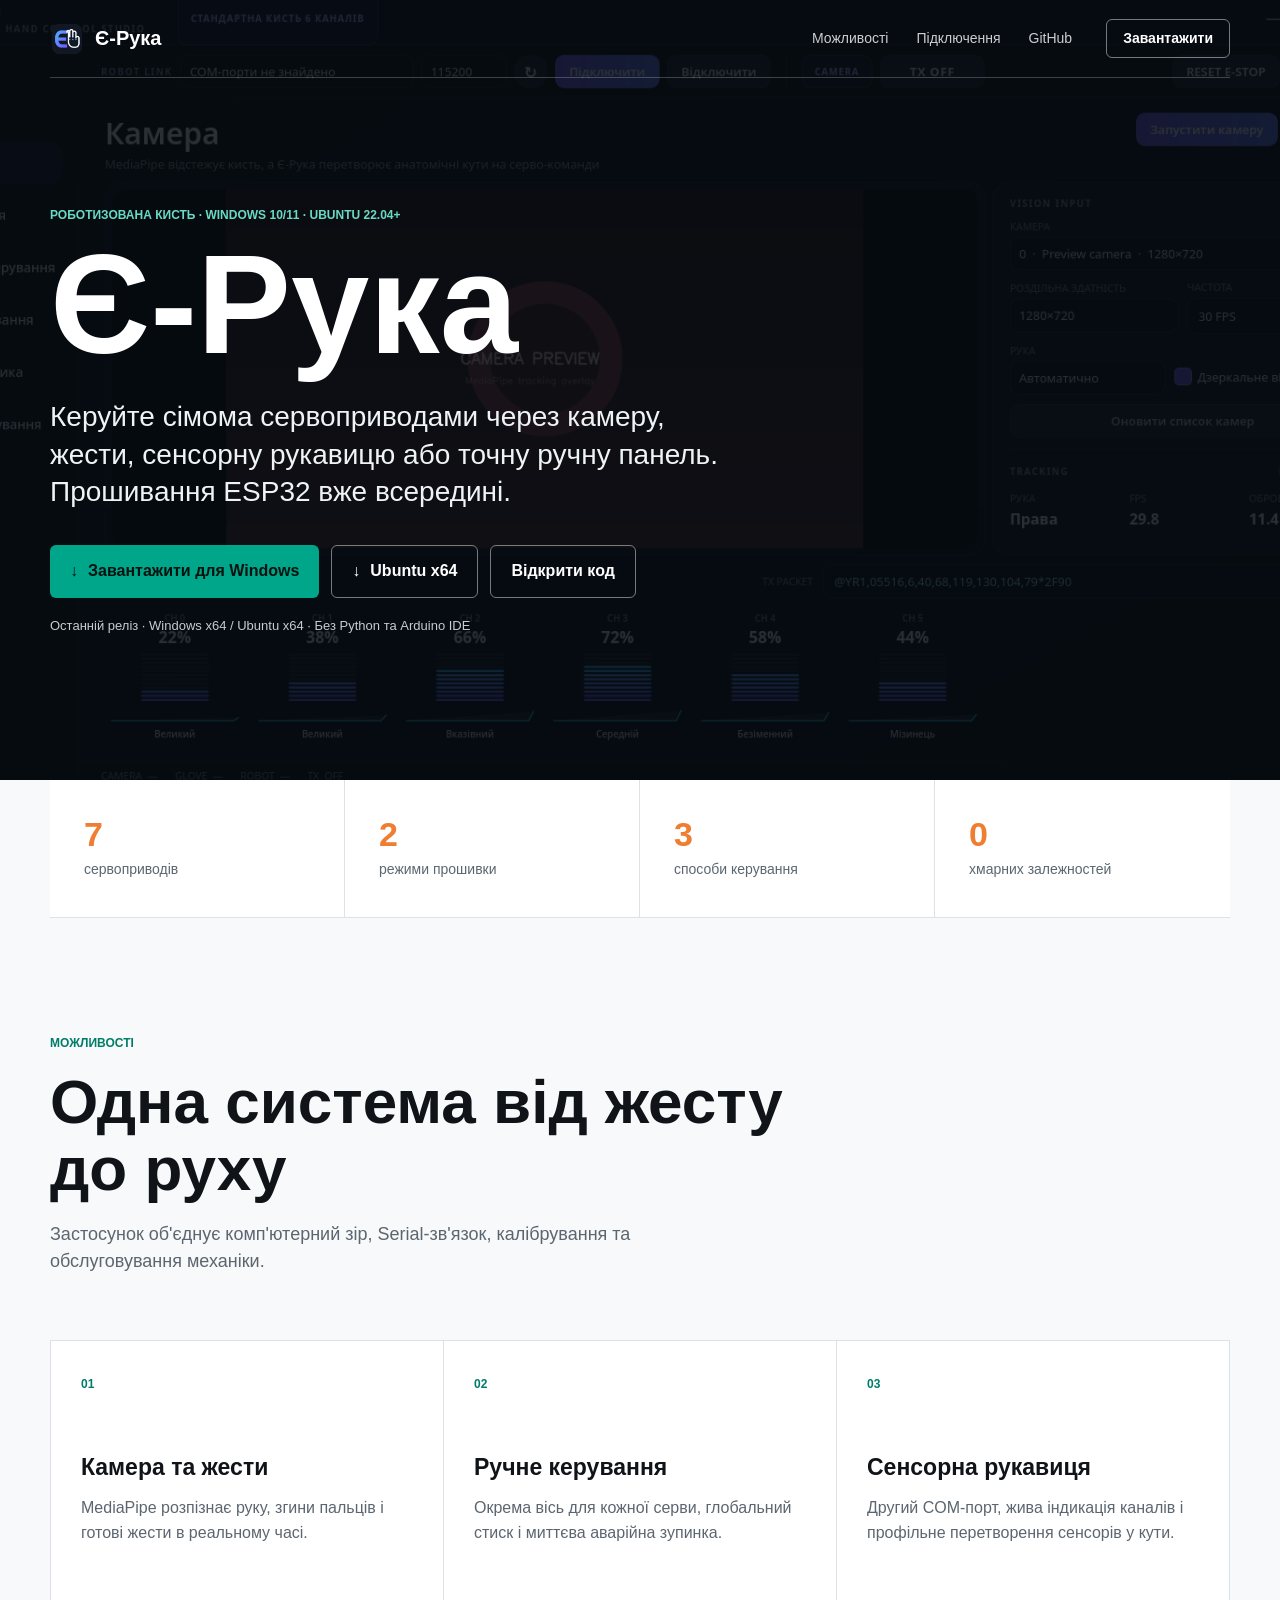
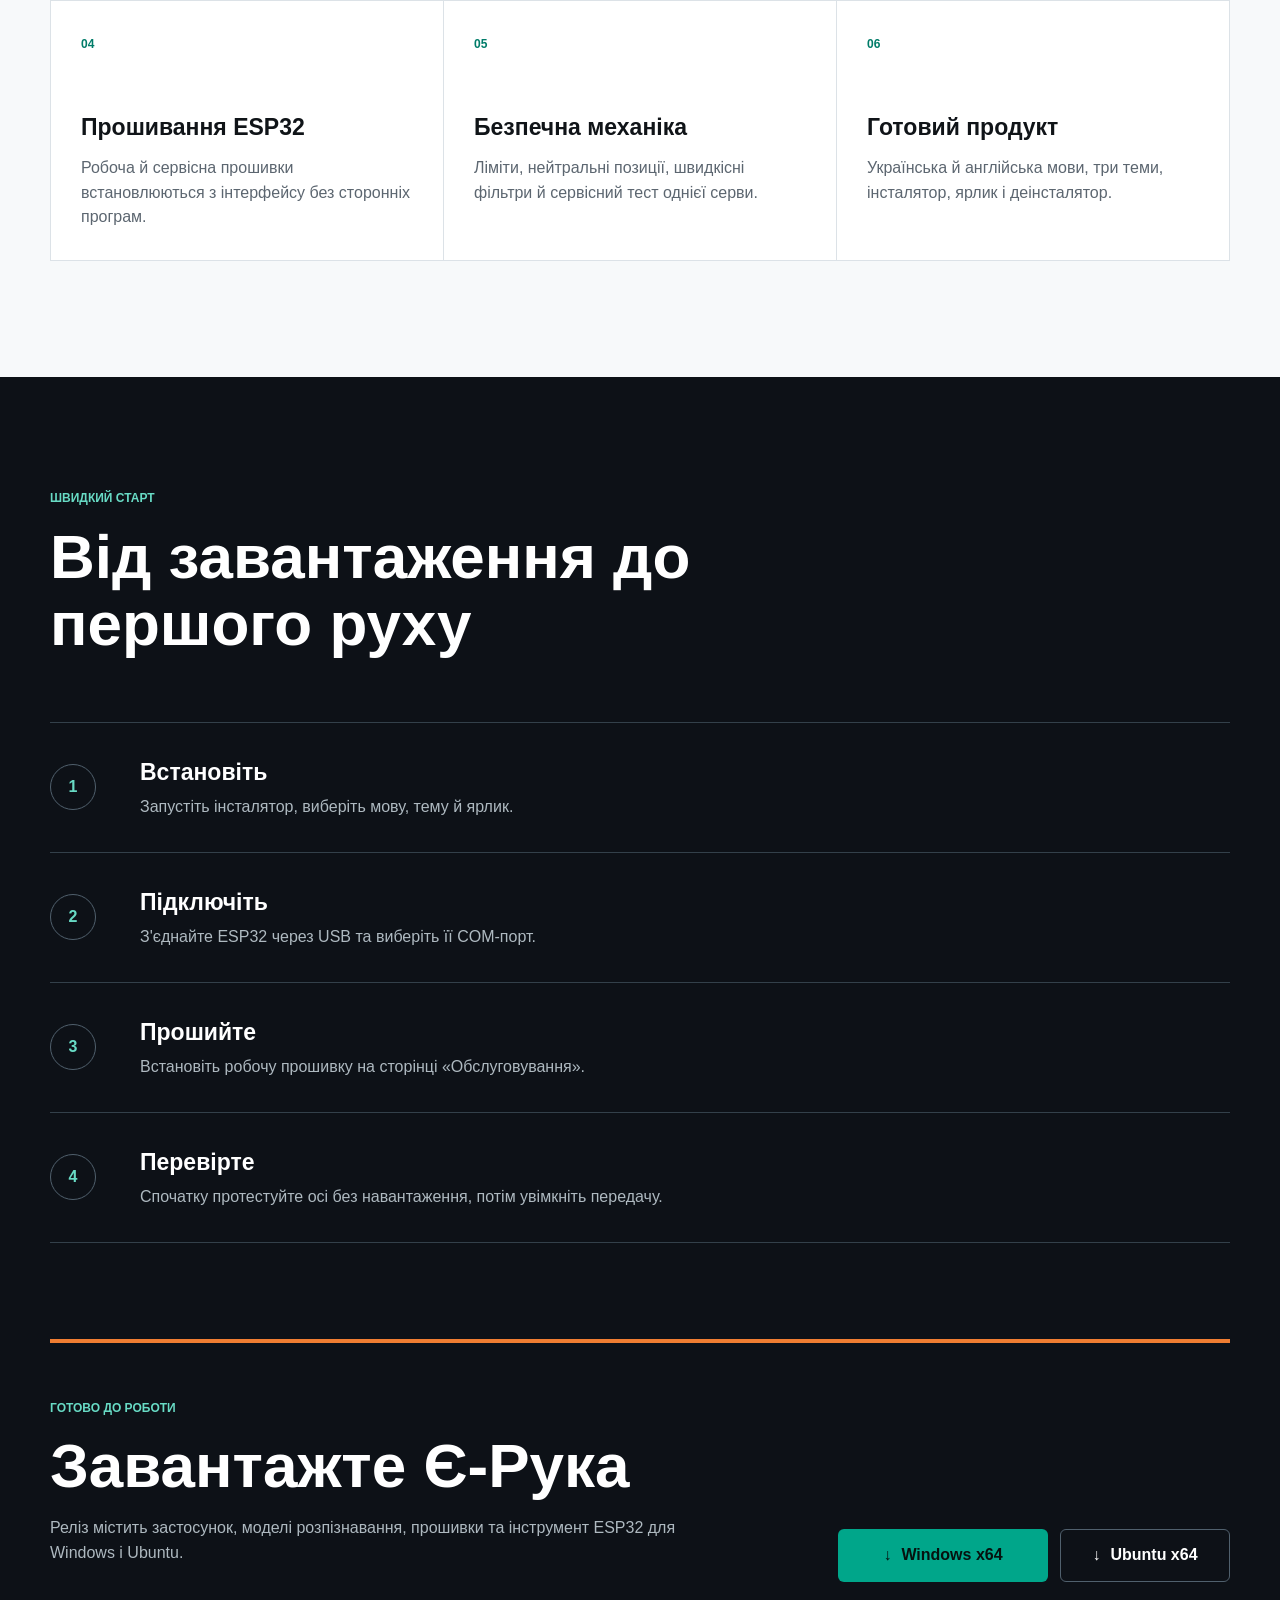
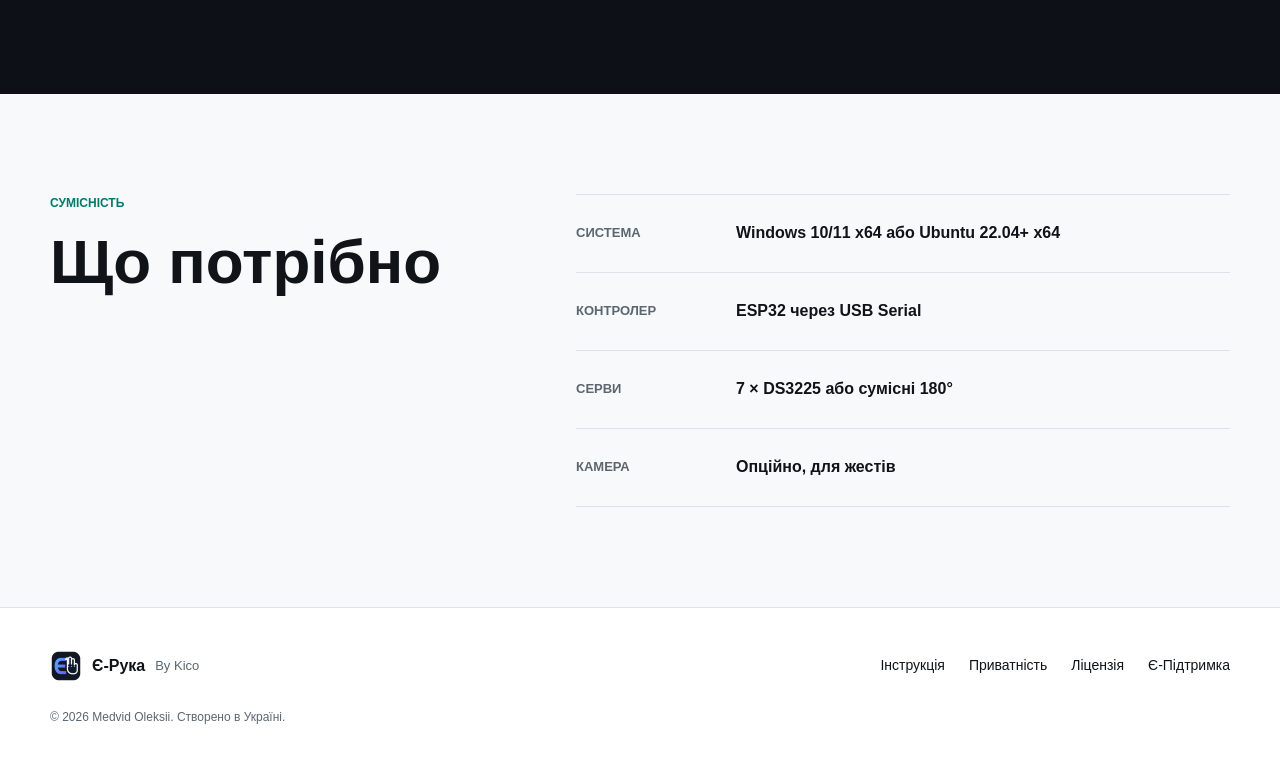
<file: site/index.html>
<!doctype html>
<html lang="uk">
  <head>
    <meta charset="utf-8">
    <meta name="viewport" content="width=device-width, initial-scale=1">
    <meta name="description" content="Є-Рука — застосунок для Windows та Ubuntu, що керує роботизованою кистю через ESP32, камеру, жести та сенсорну рукавицю.">
    <meta name="theme-color" content="#0d1117">
    <meta property="og:title" content="Є-Рука — керування роботизованою кистю">
    <meta property="og:description" content="Камера, жести, сенсорна рукавиця, ручне керування й прошивання ESP32 в одному застосунку.">
    <meta property="og:image" content="assets/app-preview.png">
    <title>Є-Рука | By Kico</title>
    <link rel="icon" href="assets/logo.png">
    <link rel="stylesheet" href="styles.css">
    <script src="app.js" defer></script>
  </head>
  <body>
    <header class="site-header">
      <a class="brand" href="#top" aria-label="Є-Рука, на початок">
        <img src="assets/logo.png" alt="">
        <span>Є-Рука</span>
      </a>
      <nav aria-label="Основна навігація">
        <a href="#features">Можливості</a>
        <a href="#start">Підключення</a>
        <a href="https://github.com/Oleksii1221/Ye-ruka">GitHub</a>
      </nav>
      <a class="header-download" data-download="windows" href="https://github.com/Oleksii1221/Ye-ruka/releases/download/v2.2.1/Ye-Ruka-2.2.1-Windows-x64-Setup.exe">Завантажити</a>
    </header>

    <main id="top">
      <section class="hero" aria-labelledby="hero-title">
        <div class="hero-image" role="img" aria-label="Інтерфейс застосунку Є-Рука"></div>
        <div class="hero-shade"></div>
        <div class="hero-content">
          <p class="eyebrow">РОБОТИЗОВАНА КИСТЬ · WINDOWS 10/11 · UBUNTU 22.04+</p>
          <h1 id="hero-title">Є-Рука</h1>
          <p class="hero-copy">Керуйте сімома сервоприводами через камеру, жести, сенсорну рукавицю або точну ручну панель. Прошивання ESP32 вже всередині.</p>
          <div class="hero-actions">
            <a class="primary-button" data-download="windows" href="https://github.com/Oleksii1221/Ye-ruka/releases/download/v2.2.1/Ye-Ruka-2.2.1-Windows-x64-Setup.exe">
              <span aria-hidden="true">↓</span>
              Завантажити для Windows
            </a>
            <a class="secondary-button" data-download="ubuntu" href="https://github.com/Oleksii1221/Ye-ruka/releases/download/v2.2.1/Ye-Ruka-2.2.1-Ubuntu-x64.tar.gz">
              <span aria-hidden="true">↓</span>
              Ubuntu x64
            </a>
            <a class="secondary-button" href="https://github.com/Oleksii1221/Ye-ruka">Відкрити код</a>
          </div>
          <p class="release-line"><span data-version>Останній реліз</span> · Windows x64 / Ubuntu x64 · Без Python та Arduino IDE</p>
        </div>
      </section>

      <section class="signal-band" aria-label="Ключові властивості">
        <div><strong>7</strong><span>сервоприводів</span></div>
        <div><strong>2</strong><span>режими прошивки</span></div>
        <div><strong>3</strong><span>способи керування</span></div>
        <div><strong>0</strong><span>хмарних залежностей</span></div>
      </section>

      <section class="section" id="features">
        <div class="section-heading">
          <p class="eyebrow dark">МОЖЛИВОСТІ</p>
          <h2>Одна система від жесту до руху</h2>
          <p>Застосунок об'єднує комп'ютерний зір, Serial-зв'язок, калібрування та обслуговування механіки.</p>
        </div>
        <div class="feature-grid">
          <article>
            <span class="feature-index">01</span>
            <h3>Камера та жести</h3>
            <p>MediaPipe розпізнає руку, згини пальців і готові жести в реальному часі.</p>
          </article>
          <article>
            <span class="feature-index">02</span>
            <h3>Ручне керування</h3>
            <p>Окрема вісь для кожної серви, глобальний стиск і миттєва аварійна зупинка.</p>
          </article>
          <article>
            <span class="feature-index">03</span>
            <h3>Сенсорна рукавиця</h3>
            <p>Другий COM-порт, жива індикація каналів і профільне перетворення сенсорів у кути.</p>
          </article>
          <article>
            <span class="feature-index">04</span>
            <h3>Прошивання ESP32</h3>
            <p>Робоча й сервісна прошивки встановлюються з інтерфейсу без сторонніх програм.</p>
          </article>
          <article>
            <span class="feature-index">05</span>
            <h3>Безпечна механіка</h3>
            <p>Ліміти, нейтральні позиції, швидкісні фільтри й сервісний тест однієї серви.</p>
          </article>
          <article>
            <span class="feature-index">06</span>
            <h3>Готовий продукт</h3>
            <p>Українська й англійська мови, три теми, інсталятор, ярлик і деінсталятор.</p>
          </article>
        </div>
      </section>

      <section class="dark-section" id="start">
        <div class="section-heading light">
          <p class="eyebrow">ШВИДКИЙ СТАРТ</p>
          <h2>Від завантаження до першого руху</h2>
        </div>
        <ol class="steps">
          <li><span>1</span><div><h3>Встановіть</h3><p>Запустіть інсталятор, виберіть мову, тему й ярлик.</p></div></li>
          <li><span>2</span><div><h3>Підключіть</h3><p>З'єднайте ESP32 через USB та виберіть її COM-порт.</p></div></li>
          <li><span>3</span><div><h3>Прошийте</h3><p>Встановіть робочу прошивку на сторінці «Обслуговування».</p></div></li>
          <li><span>4</span><div><h3>Перевірте</h3><p>Спочатку протестуйте осі без навантаження, потім увімкніть передачу.</p></div></li>
        </ol>
        <div class="download-panel">
          <div>
            <p class="eyebrow">ГОТОВО ДО РОБОТИ</p>
            <h2>Завантажте Є-Рука</h2>
            <p>Реліз містить застосунок, моделі розпізнавання, прошивки та інструмент ESP32 для Windows і Ubuntu.</p>
          </div>
          <div class="download-buttons">
            <a class="primary-button light-button" data-download="windows" href="https://github.com/Oleksii1221/Ye-ruka/releases/download/v2.2.1/Ye-Ruka-2.2.1-Windows-x64-Setup.exe">
              <span aria-hidden="true">↓</span>
              Windows x64
            </a>
            <a class="secondary-button light-secondary" data-download="ubuntu" href="https://github.com/Oleksii1221/Ye-ruka/releases/download/v2.2.1/Ye-Ruka-2.2.1-Ubuntu-x64.tar.gz">
              <span aria-hidden="true">↓</span>
              Ubuntu x64
            </a>
          </div>
        </div>
      </section>

      <section class="requirements">
        <div>
          <p class="eyebrow dark">СУМІСНІСТЬ</p>
          <h2>Що потрібно</h2>
        </div>
        <dl>
          <div><dt>Система</dt><dd>Windows 10/11 x64 або Ubuntu 22.04+ x64</dd></div>
          <div><dt>Контролер</dt><dd>ESP32 через USB Serial</dd></div>
          <div><dt>Серви</dt><dd>7 × DS3225 або сумісні 180°</dd></div>
          <div><dt>Камера</dt><dd>Опційно, для жестів</dd></div>
        </dl>
      </section>
    </main>

    <footer>
      <div class="footer-brand"><img src="assets/logo.png" alt=""><strong>Є-Рука</strong><span>By Kico</span></div>
      <div class="footer-links">
        <a href="https://github.com/Oleksii1221/Ye-ruka/blob/master/README.md">Інструкція</a>
        <a href="privacy.html">Приватність</a>
        <a href="https://github.com/Oleksii1221/Ye-ruka/blob/master/LICENSE">Ліцензія</a>
        <a href="https://github.com/Oleksii1221/Ye-ruka/issues">Є-Підтримка</a>
      </div>
      <p>© 2026 Medvid Oleksii. Створено в Україні.</p>
    </footer>
  </body>
</html>
</file>
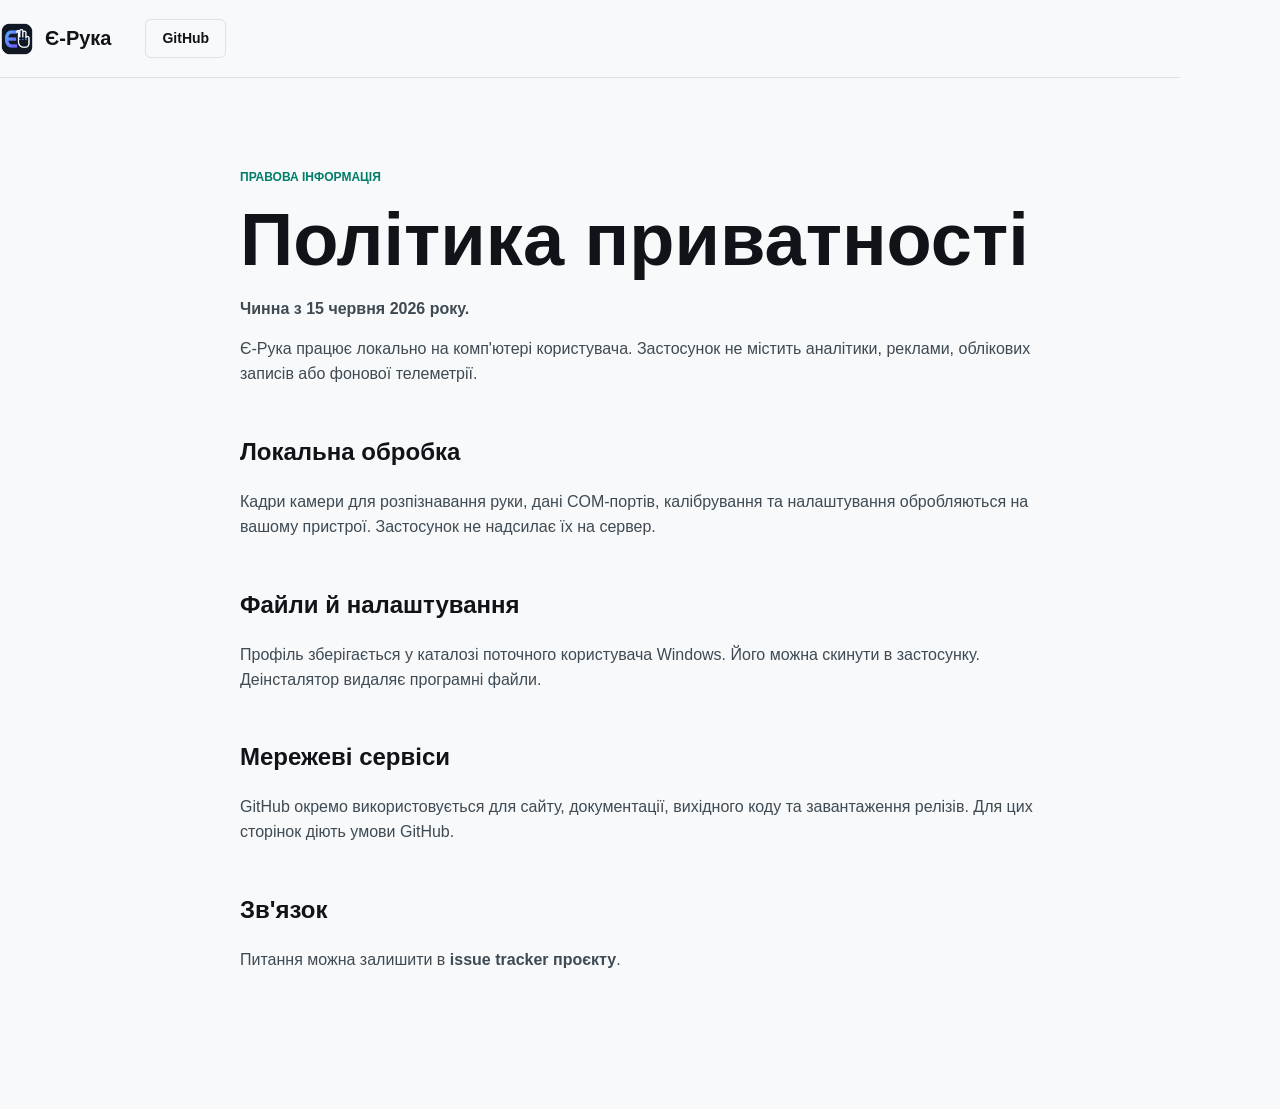
<file: site/privacy.html>
<!doctype html>
<html lang="uk">
  <head>
    <meta charset="utf-8">
    <meta name="viewport" content="width=device-width, initial-scale=1">
    <meta name="theme-color" content="#f7f9fa">
    <title>Приватність | Є-Рука</title>
    <link rel="icon" href="assets/logo.png">
    <link rel="stylesheet" href="styles.css">
  </head>
  <body class="document-page">
    <header class="site-header">
      <a class="brand" href="index.html"><img src="assets/logo.png" alt=""><span>Є-Рука</span></a>
      <a class="header-download" href="https://github.com/Oleksii1221/Ye-ruka">GitHub</a>
    </header>
    <main class="document">
      <p class="eyebrow dark">ПРАВОВА ІНФОРМАЦІЯ</p>
      <h1>Політика приватності</h1>
      <p><strong>Чинна з 15 червня 2026 року.</strong></p>
      <p>Є-Рука працює локально на комп'ютері користувача. Застосунок не містить аналітики, реклами, облікових записів або фонової телеметрії.</p>
      <h2>Локальна обробка</h2>
      <p>Кадри камери для розпізнавання руки, дані COM-портів, калібрування та налаштування обробляються на вашому пристрої. Застосунок не надсилає їх на сервер.</p>
      <h2>Файли й налаштування</h2>
      <p>Профіль зберігається у каталозі поточного користувача Windows. Його можна скинути в застосунку. Деінсталятор видаляє програмні файли.</p>
      <h2>Мережеві сервіси</h2>
      <p>GitHub окремо використовується для сайту, документації, вихідного коду та завантаження релізів. Для цих сторінок діють умови GitHub.</p>
      <h2>Зв'язок</h2>
      <p>Питання можна залишити в <a href="https://github.com/Oleksii1221/Ye-ruka/issues"><strong>issue tracker проєкту</strong></a>.</p>
    </main>
  </body>
</html>
</file>
<file: site/styles.css>
:root {
  color-scheme: light;
  --ink: #101418;
  --muted: #5c6670;
  --line: #dce2e7;
  --paper: #f7f9fa;
  --white: #ffffff;
  --night: #0d1117;
  --night-soft: #171e26;
  --teal: #00a68a;
  --teal-dark: #007c69;
  --orange: #ef7d32;
  --max: 1180px;
}

* { box-sizing: border-box; }
html { scroll-behavior: smooth; }
body {
  margin: 0;
  background: var(--paper);
  color: var(--ink);
  font-family: Inter, "Segoe UI", Arial, sans-serif;
  line-height: 1.55;
}
a { color: inherit; text-decoration: none; }
img { display: block; max-width: 100%; }
button, a { -webkit-tap-highlight-color: transparent; }

.site-header {
  position: absolute;
  z-index: 10;
  top: 0;
  left: 50%;
  width: min(calc(100% - 40px), var(--max));
  min-height: 78px;
  transform: translateX(-50%);
  display: flex;
  align-items: center;
  gap: 34px;
  color: var(--white);
  border-bottom: 1px solid rgba(255, 255, 255, .22);
}
.brand { display: flex; align-items: center; gap: 11px; font-size: 20px; font-weight: 750; }
.brand img { width: 34px; height: 34px; object-fit: contain; }
.site-header nav { display: flex; gap: 28px; margin-left: auto; font-size: 14px; }
.site-header nav a { opacity: .8; }
.site-header nav a:hover { opacity: 1; }
.header-download {
  min-height: 38px;
  padding: 8px 16px;
  display: inline-flex;
  align-items: center;
  border: 1px solid rgba(255, 255, 255, .45);
  border-radius: 6px;
  font-size: 14px;
  font-weight: 700;
}

.hero {
  position: relative;
  min-height: min(780px, 90vh);
  display: flex;
  align-items: center;
  overflow: hidden;
  color: var(--white);
  background: var(--night);
}
.hero-image {
  position: absolute;
  inset: 0;
  background-image: url("assets/app-preview.png");
  background-position: center;
  background-size: cover;
  opacity: .56;
  transform: scale(1.025);
}
.hero-shade { position: absolute; inset: 0; background: rgba(5, 10, 15, .72); }
.hero-content {
  position: relative;
  width: min(calc(100% - 40px), var(--max));
  margin: 52px auto 0;
  padding: 92px 0 82px;
}
.eyebrow { margin: 0 0 16px; color: #68dbc5; font-size: 12px; font-weight: 800; letter-spacing: 0; }
.eyebrow.dark { color: var(--teal-dark); }
.hero h1 { margin: 0; max-width: 700px; font-size: clamp(64px, 11vw, 142px); line-height: .92; letter-spacing: 0; }
.hero-copy { max-width: 700px; margin: 28px 0 0; font-size: clamp(19px, 2.2vw, 28px); line-height: 1.35; color: #eef3f4; }
.hero-actions { display: flex; flex-wrap: wrap; gap: 12px; margin-top: 34px; }
.primary-button, .secondary-button {
  min-height: 52px;
  display: inline-flex;
  align-items: center;
  justify-content: center;
  gap: 10px;
  padding: 13px 20px;
  border-radius: 6px;
  font-weight: 750;
}
.primary-button { background: var(--teal); color: #06120f; }
.primary-button:hover { background: #16c2a5; }
.secondary-button { border: 1px solid rgba(255, 255, 255, .45); color: var(--white); }
.secondary-button:hover { border-color: var(--white); }
.release-line { margin: 18px 0 0; color: #c4cdd2; font-size: 13px; }

.signal-band {
  max-width: var(--max);
  margin: 0 auto;
  min-height: 138px;
  display: grid;
  grid-template-columns: repeat(4, 1fr);
  align-items: stretch;
  background: var(--white);
  border-bottom: 1px solid var(--line);
}
.signal-band div { padding: 34px; display: flex; flex-direction: column; justify-content: center; border-right: 1px solid var(--line); }
.signal-band div:last-child { border-right: 0; }
.signal-band strong { font-size: 34px; line-height: 1; color: var(--orange); }
.signal-band span { margin-top: 8px; color: var(--muted); font-size: 14px; }

.section { max-width: var(--max); margin: 0 auto; padding: 116px 0; }
.section-heading { max-width: 740px; }
.section-heading h2, .download-panel h2, .requirements h2 { margin: 0; font-size: clamp(36px, 5vw, 62px); line-height: 1.08; letter-spacing: 0; }
.section-heading > p:last-child { max-width: 650px; color: var(--muted); font-size: 18px; }
.feature-grid { margin-top: 64px; display: grid; grid-template-columns: repeat(3, 1fr); border-top: 1px solid var(--line); border-left: 1px solid var(--line); }
.feature-grid article { min-height: 260px; padding: 30px; background: var(--white); border-right: 1px solid var(--line); border-bottom: 1px solid var(--line); }
.feature-index { color: var(--teal-dark); font-size: 12px; font-weight: 800; }
.feature-grid h3 { margin: 54px 0 10px; font-size: 23px; }
.feature-grid p { margin: 0; color: var(--muted); }

.dark-section { padding: 112px max(20px, calc((100% - var(--max)) / 2)); background: var(--night); color: var(--white); }
.section-heading.light { color: var(--white); }
.steps { margin: 64px 0 0; padding: 0; list-style: none; border-top: 1px solid #33404a; }
.steps li { min-height: 130px; display: grid; grid-template-columns: 90px 1fr; align-items: center; border-bottom: 1px solid #33404a; }
.steps li > span { width: 46px; height: 46px; display: grid; place-items: center; border: 1px solid #50606d; border-radius: 50%; color: #68dbc5; font-weight: 800; }
.steps h3 { margin: 0 0 4px; font-size: 23px; }
.steps p { margin: 0; color: #aeb9c0; }
.download-panel { margin-top: 96px; padding-top: 56px; display: flex; align-items: end; justify-content: space-between; gap: 40px; border-top: 4px solid var(--orange); }
.download-panel p:last-child { max-width: 670px; color: #aeb9c0; }
.light-button { min-width: 210px; flex: 0 0 auto; }
.download-buttons { display: flex; flex-wrap: wrap; gap: 12px; justify-content: flex-end; }
.light-secondary { border-color: #50606d; color: var(--white); min-width: 170px; }

.requirements { max-width: var(--max); margin: 0 auto; padding: 100px 0; display: grid; grid-template-columns: .8fr 1.2fr; gap: 90px; }
.requirements dl { margin: 0; border-top: 1px solid var(--line); }
.requirements dl div { min-height: 78px; display: grid; grid-template-columns: 160px 1fr; align-items: center; border-bottom: 1px solid var(--line); }
.requirements dt { color: var(--muted); font-size: 13px; font-weight: 700; text-transform: uppercase; }
.requirements dd { margin: 0; font-weight: 650; }

footer { padding: 42px max(20px, calc((100% - var(--max)) / 2)); display: grid; grid-template-columns: 1fr auto; gap: 26px; align-items: center; background: var(--white); border-top: 1px solid var(--line); }
.footer-brand { display: flex; align-items: center; gap: 10px; }
.footer-brand img { width: 32px; height: 32px; }
.footer-brand span { color: var(--muted); font-size: 13px; }
.footer-links { display: flex; flex-wrap: wrap; gap: 24px; font-size: 14px; }
footer > p { grid-column: 1 / -1; margin: 0; color: var(--muted); font-size: 12px; }

.document-page { min-height: 100vh; background: var(--paper); }
.document-page .site-header { position: static; transform: none; width: min(calc(100% - 40px), var(--max)); color: var(--ink); border-bottom-color: var(--line); }
.document-page .header-download { border-color: var(--line); }
.document { max-width: 840px; margin: 0 auto; padding: 90px 20px 120px; }
.document h1 { margin: 0 0 20px; font-size: clamp(42px, 7vw, 74px); line-height: 1; }
.document h2 { margin-top: 46px; }
.document p, .document li { color: #3f4a53; }

@media (max-width: 900px) {
  .site-header nav { display: none; }
  .header-download { margin-left: auto; }
  .signal-band { grid-template-columns: repeat(2, 1fr); }
  .signal-band div:nth-child(2) { border-right: 0; }
  .signal-band div:nth-child(-n+2) { border-bottom: 1px solid var(--line); }
  .section, .requirements { padding-left: 20px; padding-right: 20px; }
  .feature-grid { grid-template-columns: repeat(2, 1fr); }
  .requirements { grid-template-columns: 1fr; gap: 44px; }
}

@media (max-width: 620px) {
  .site-header { width: calc(100% - 28px); min-height: 66px; }
  .brand span { font-size: 18px; }
  .header-download { min-height: 34px; padding: 6px 11px; }
  .hero { min-height: 760px; align-items: end; }
  .hero-content { width: calc(100% - 32px); margin-top: 66px; padding: 76px 0 58px; }
  .hero h1 { font-size: 68px; }
  .hero-copy { font-size: 20px; }
  .hero-actions { flex-direction: column; align-items: stretch; }
  .primary-button, .secondary-button { width: 100%; }
  .signal-band div { padding: 24px 20px; }
  .section { padding-top: 82px; padding-bottom: 82px; }
  .feature-grid { grid-template-columns: 1fr; margin-top: 42px; }
  .feature-grid article { min-height: 220px; }
  .dark-section { padding-top: 82px; padding-bottom: 82px; }
  .steps li { grid-template-columns: 62px 1fr; padding: 20px 0; }
  .steps li > span { width: 40px; height: 40px; }
  .download-panel { margin-top: 68px; flex-direction: column; align-items: stretch; }
  .download-buttons { justify-content: stretch; }
  .download-buttons a { flex: 1 1 100%; }
  .requirements dl div { grid-template-columns: 1fr; gap: 5px; padding: 16px 0; }
  footer { grid-template-columns: 1fr; }
}

@media (prefers-reduced-motion: reduce) {
  html { scroll-behavior: auto; }
}
</file>
